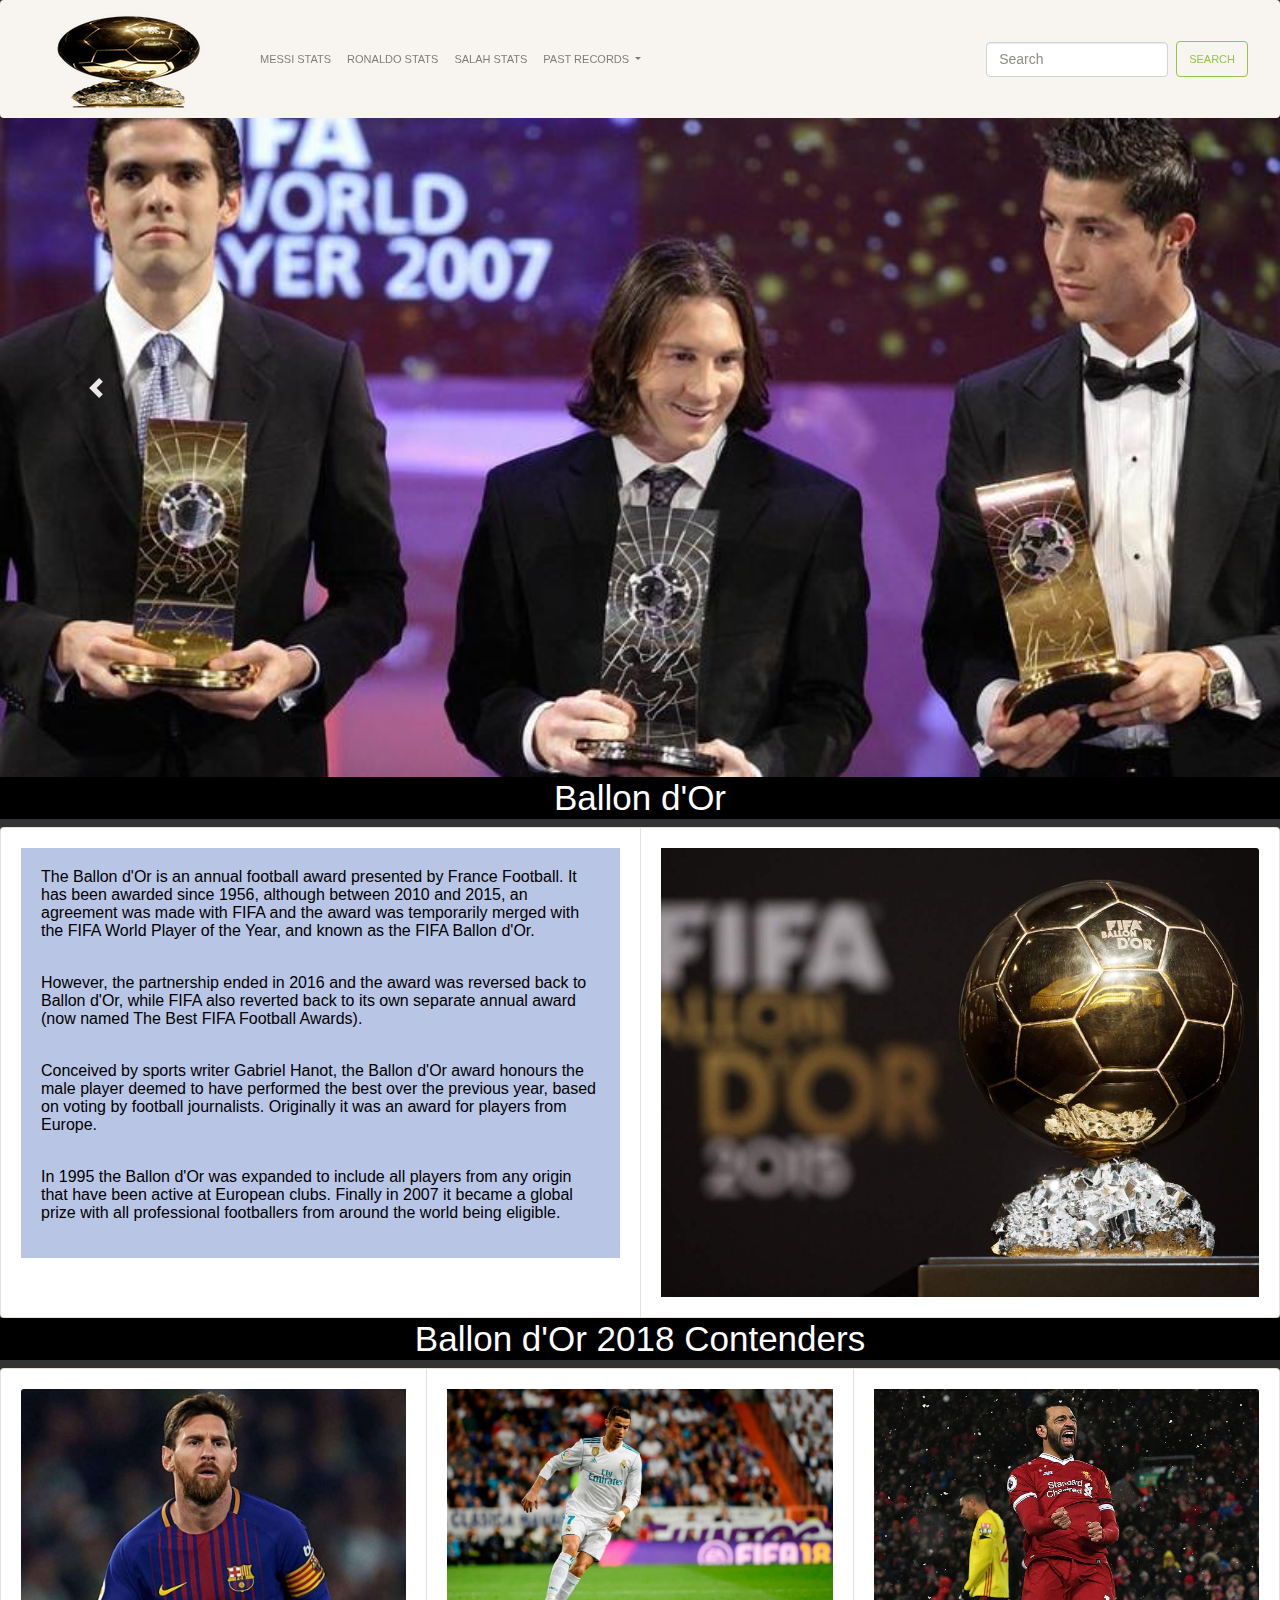
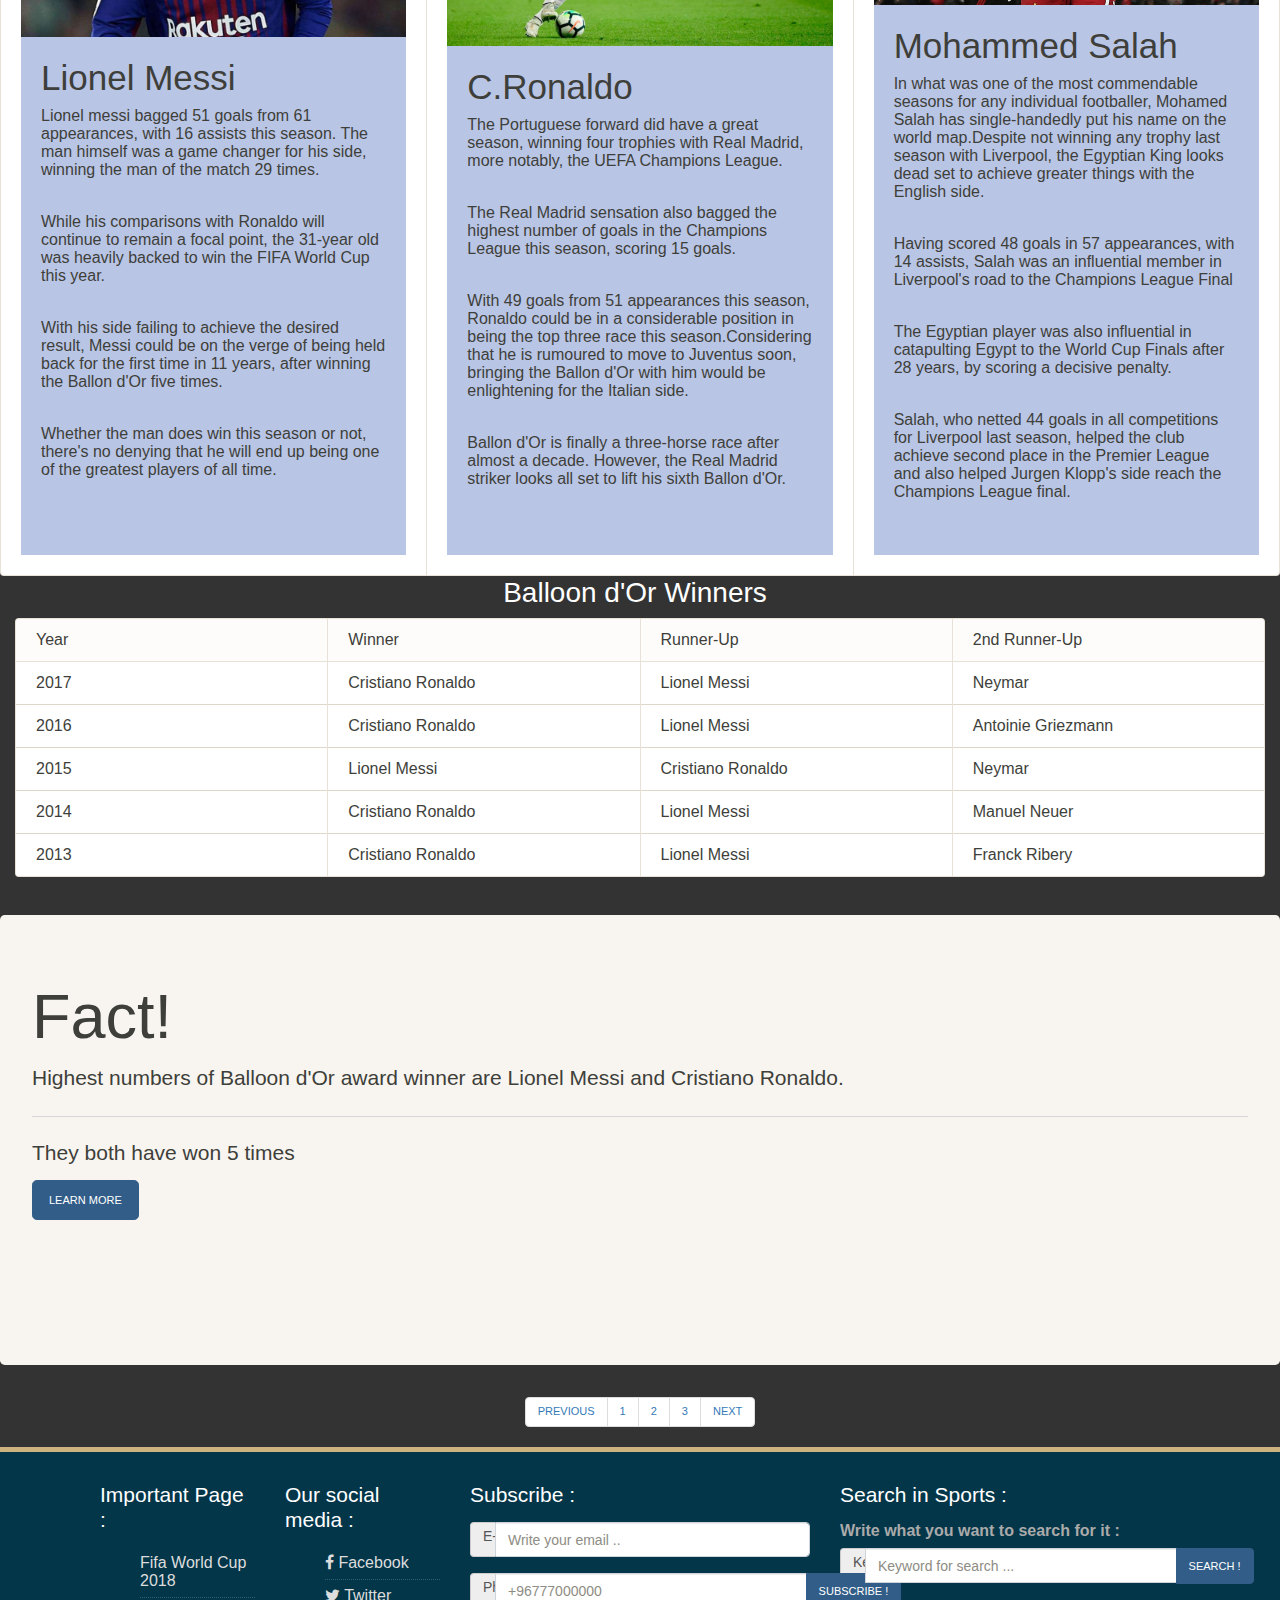
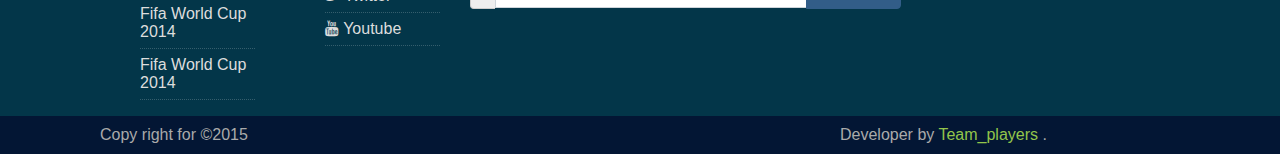
<file: index.html>
<!DOCTYPE html>
   <html lang="en">
       <head>
          <meta charset="UTF-8">
          <meta name="viewport" content="width=device-width, initial-scale=1.0">
          <meta http-equiv="X-UA-Compatible" content="ie=edge">
          <title>Ballon d'Or 2018</title>
           <link href="//maxcdn.bootstrapcdn.com/bootstrap/3.3.0/css/bootstrap.min.css" rel="stylesheet" id="bootstrap-css">
           <script src="//maxcdn.bootstrapcdn.com/bootstrap/3.3.0/js/bootstrap.min.js"></script>
           <script src="//code.jquery.com/jquery-1.11.1.min.js"></script>
       <script type="text/javascript" src="bundle.js"></script></head>
       <body>
          
          <nav class="navbar navbar-expand-lg navbar-light bg-light fixed-top">
                <img  class="navigation_logo" src="image/balloonlogo.png" alt="ballondar"> 
  	           
               <button class="navbar-toggler" type="button" data-toggle="collapse" data-target="#navbarSupportedContent" aria-controls="navbarSupportedContent" aria-expanded="false" aria-label="Toggle navigation">
               <span class="navbar-toggler-icon"></span>
               </button>
               <div class="collapse navbar-collapse" id="navbarSupportedContent">
               <ul class="navbar-nav mr-auto">
                  
                   <li class="nav-item">
                      <a class="nav-link" href="#">Messi stats</a>
                   </li>
                   <li class="nav-item">
                       <a class="nav-link" href="#">Ronaldo stats</a>
                  </li>
                  <li class="nav-item">
                        <a class="nav-link" href="#">Salah stats</a>
                   </li>
                  <li class="nav-item dropdown">
                         <a class="nav-link dropdown-toggle" href="#" id="navbarDropdown" role="button" data-toggle="dropdown" aria-haspopup="true" aria-expanded="false">
                             Past records
                          </a>
                   <div class="dropdown-menu" aria-labelledby="navbarDropdown">
                         <a class="dropdown-item" href="#"></a>
                         <a class="dropdown-item" href="#">Ballon d'Or 2017</a>
                         <div class="dropdown-divider"></div>
                            <a class="dropdown-item" href="#">Ballon d'Or 2016</a>
                   </div>
                   </li>
                   
                 </ul>
               <form class="form-inline my-2 my-lg-0">
                  <input class="form-control mr-sm-2" type="search" placeholder="Search" aria-label="Search">
                  <button class="btn btn-outline-success my-2 my-sm-0" type="submit">Search</button>
               </form>
               </div>
           </nav>
         
         
          
           <div id="carouselExampleFade" class="carousel slide carousel-fade" data-ride="carousel">
             <div class="carousel-inner">
                 <div class="carousel-item active">
                    <img class="d-block w-100" src="image/balloon1.jpg" alt="First slide">
                 </div>
                <div class="carousel-item">
                    <img class="d-block w-100" src="image/balloon.jpg" alt="Second slide">
                </div>
               <div class="carousel-item">
                    <img class="d-block w-100" src="image/rms.jpg" alt="Third slide">
               </div>
            </div>
              <a class="carousel-control-prev" href="#carouselExampleFade" role="button" data-slide="prev">
              <span class="carousel-control-prev-icon" aria-hidden="true"></span>
              <span class="sr-only">Previous</span>
               </a>
               <a class="carousel-control-next" href="#carouselExampleFade" role="button" data-slide="next">
               <span class="carousel-control-next-icon" aria-hidden="true"></span>
               <span class="sr-only">Next</span>
               </a>
            </div>
          <div class="container2">  
  	           <h1>Ballon d'Or</h1>
         </div>
       <div class="content">
           <div class="row">
               <div class="card-group">
                   <div class="card" id="cd4">
                        <div class="content1"> 
                             <div class="card-body">
                                <p>The Ballon d'Or is an annual football award presented by France Football. It has been awarded since 1956, although between 2010 and 2015, an agreement was made with FIFA and the award was temporarily merged with the FIFA World Player of the Year, and known as the FIFA Ballon d'Or.</p><br><p>However, the partnership ended in 2016 and the award was reversed back to Ballon d'Or, while FIFA also reverted back to its own separate annual award (now named The Best FIFA Football Awards).</p><br><p>Conceived by sports writer Gabriel Hanot, the Ballon d'Or award honours the male player deemed to have performed the best over the previous year, based on voting by football journalists. Originally it was an award for players from Europe. </p><br><p>In 1995 the Ballon d'Or was expanded to include all players from any origin that have been active at European clubs. Finally in 2007 it became a global prize with all professional footballers from around the world being eligible.</p>
                              </div> 
                          </div>
                      </div>
             <div class="card" id="cd5">
                  <img class="card-img-top" src="image/balloon.jpg" alt="Card image cap">
            </div>
          </div>
        </div>
     </div>
    <div class="container2">  
  	      <h1>Ballon d'Or 2018 Contenders </h1>
    </div>
  
   <div class="content" >
        <div class="row" >
         <div class="card-group">

         <div class="card" id="cd1">
          <img class="card-img-top" src="image/messi1.jpg" alt="Card image cap">
          <div class="card-body">
            <h1 class="name">Lionel Messi</h1>
          <p>Lionel messi bagged 51 goals from 61 appearances, with 16 assists this season. The man himself was a game changer for his side, winning the man of the match 29 times.</p> <br>
          <p>While his comparisons with Ronaldo will continue to remain a focal point, the 31-year old was heavily backed to win the FIFA World Cup this year.</p><br>
          <p>With his side failing to achieve the desired result, Messi could be on the verge of being held back for the first time in 11 years, after winning the Ballon d'Or five times.</p><br>
          <p>Whether the man does win this season or not, there's no denying that he will end up being one of the greatest players of  all time.<p><br>
          </div>
        </div>

        <div class="card" id="cd2">
          <img class="card-img-top" src="image/ronaldo.jpg" alt="Card image cap">
          <div class="card-body">
           <h1 class="name">C.Ronaldo</h1>
          <p>The Portuguese forward did have a great season, winning four trophies with Real Madrid, more notably, the UEFA Champions League.</p><br>
           <p>The Real Madrid sensation also bagged the highest number of goals in the Champions League this season, scoring 15 goals.
           </p><br>
           <p>With 49 goals from 51 appearances this season, Ronaldo could be in a considerable position in being the top three race this season.Considering that he is rumoured to move to Juventus soon, bringing the Ballon d'Or with him would be enlightening for the Italian side.</p><br><p>Ballon d'Or is finally a three-horse race after almost a decade. However, the Real Madrid striker looks all set to lift his sixth Ballon d'Or.</p><br>
          </div>
        </div>

        <div class="card" id="cd3">
          
          <img class="card-img-top" src="image/salah1.jpg" alt="Card image cap">
          
        
          <div class="card-body">
            <h1 class="name">Mohammed Salah</h1>
           <p>In what was one of the most commendable seasons for any individual footballer, Mohamed Salah has single-handedly put his name on the world map.Despite not winning any trophy last season with Liverpool, the Egyptian King looks dead set to achieve greater things with the English side.</p><br>
           <p>Having scored 48 goals in 57 appearances, with 14 assists, Salah was an influential member in Liverpool's road to the Champions League Final</p><br>
           <p>The Egyptian player was also influential in catapulting Egypt to the World Cup Finals after 28 years, by scoring a decisive penalty.</p><br><p>Salah, who netted 44 goals in all competitions for Liverpool last season, helped the club achieve second place in the Premier League and also helped Jurgen Klopp's side reach the Champions League final.</p><br>
        
         
        </div>
      </div>
      </div>
     </div>
    </div>
  <div class="content_last" style=margin:0px >
      <h2 style="text-align:center;color:white;padding-right:10px;">Balloon d'Or Winners</h2>
        <div class="row" >
        <div class="col-sm-12">
        <div class="news-content">
        <div class="card-group">
          <div class="card">
        <div class="card-header">
            Year
        </div>
        <ul class="list-group list-group-flush">
          <li class="list-group-item">2017</li>
          <li class="list-group-item">2016</li> 
          <li class="list-group-item">2015</li>
          <li class="list-group-item">2014</li>
          <li class="list-group-item">2013</li>
        </ul>
      </div>
         <div class="card">
          <div class="card-header">
              Winner
          </div>
          <ul class="list-group list-group-flush">
            <li class="list-group-item">Cristiano Ronaldo</li>
            <li class="list-group-item">Cristiano Ronaldo</li>
            <li class="list-group-item">Lionel Messi</li>
            <li class="list-group-item">Cristiano Ronaldo</li>
            <li class="list-group-item">Cristiano Ronaldo</li>
          </ul>
        </div>
        <div class="card">
        <div class="card-header">
            Runner-Up
        </div>
        <ul class="list-group list-group-flush">
          <li class="list-group-item">Lionel Messi</li>
          <li class="list-group-item">Lionel Messi</li> 
          <li class="list-group-item">Cristiano Ronaldo</li>
          <li class="list-group-item">Lionel Messi</li>
          <li class="list-group-item">Lionel Messi</li>
        </ul>
      </div>
        <div class="card">
        <div class="card-header">
            2nd Runner-Up
        </div>
        <ul class="list-group list-group-flush">
          <li class="list-group-item">Neymar</li>
          <li class="list-group-item">Antoinie Griezmann</li>
          <li class="list-group-item">Neymar</li>
          <li class="list-group-item">Manuel Neuer</li>
          <li class="list-group-item">Franck Ribery</li>
        </ul>
      </div>
      </div>
      </div>
     </div>
   </div>
  </div>
   <div class="jumbotron">
  <h1 class="display-2">Fact!</h1>
  <p class="lead">Highest numbers of Balloon d'Or award winner are Lionel Messi and Cristiano Ronaldo.</p>
  <hr class="my-4">
  <p>They both have won 5 times</p>
  <a class="btn btn-primary btn-lg" href="#" role="button">Learn more</a>
</div>
  <nav aria-label="Page navigation example">
  <ul class="pagination">
    <li class="page-item"><a class="page-link" href="#">Previous</a></li>
    <li class="page-item"><a class="page-link" href="#">1</a></li>
    <li class="page-item"><a class="page-link" href="#">2</a></li>
    <li class="page-item"><a class="page-link" href="#">3</a></li>
    <li class="page-item"><a class="page-link" href="#">Next</a></li>
  </ul>
</nav>
      


<footer id="footer" class="clearfix" style=margin:0px>
      <div id="footer-widgets">

        <div class="container">

        <div id="footer-wrapper">

          <div class="row">
            <div class="col-sm-6 col-md-2">
              <div id="meta-3" class="widget widgetFooter widget_meta">
              <h4 class="widgettitle">Important Page :</h4>
              <ul>
          <li><a >Fifa World Cup 2018</a></li>
        <li><a>Fifa World Cup 2014</a></li>
        <li><a>Fifa World Cup 2014</a></li>
             </ul>
           </div>    
         </div> 

            <div class="col-sm-6 col-md-2">
                  <div id="recent-posts-3" class="widget widgetFooter widget_recent_entries">
                    <h4 class="widgettitle">Our social media :</h4>
                    <ul>
          <li>
             <a href="https://www.facebook.com/mr.dauod" target="_blank"><i class="fa fa-facebook"></i> Facebook</a>
          </li>
          <li>
              <a href="https://www.twitter.com/ayatquranCom" target="_blank"><i class="fa fa-twitter"></i> Twitter</a>
          </li>
          <li>
              <a href="http://www.youtube.com/user/sonsofye" target="_blank"><i class="fa fa-youtube"></i> Youtube</a>
           </li>
        </ul>
    </div>            
  </div> <!-- end widget1 -->

            <div class="col-sm-6 col-md-4">
              <div id="meta-4" class="widget widgetFooter widget_meta">
              <h4 class="widgettitle">Subscribe :</h4>

              <div class="form-group">
                <div class="input-group">
                  <span class="input-group-addon">E-mail :</span>
                  <input class="form-control" placeholder="Write your email .." type="text">
                </div>
              </div>

              <div class="form-group">
                <div class="input-group">
                  <span class="input-group-addon">Phone  :</span>
                  <input class="form-control" placeholder="+96777000000" type="text">
                   <span class="input-group-btn">
                    <button class="btn btn-primary" type="button">Subscribe !</button>
                  </span>
                </div>
              </div>


              </div>
             </div> <!-- end widget1 -->

            <div class="col-sm-6 col-md-4">
              <div id="search-3" class="widget widgetFooter widget_search"><h4 class="widgettitle">Search in Sports :</h4>

                <div class="form-group">
                                <label class="control-label">Write what you want to search for it  :</label>
                                <div class="input-group">
                                  <span class="input-group-addon">Keyword :</span>
                                  <input class="form-control" placeholder="Keyword for search ..." type="text">
                                   <span class="input-group-btn">
                                    <button class="btn btn-primary" type="button">Search !</button>
                                  </span>
                                </div>
                              </div>

                </div>            </div> <!-- end widget1 -->

          </div> <!-- end .row -->

        </div> <!-- end #footer-wrapper -->

        </div> <!-- end .container -->
      </div> <!-- end #footer-widgets -->

      <div id="sub-floor">
        <div class="container">
          <div class="row">
            <div class="col-md-4 copyright">
             Copy right for ©2015
            </div>
            <div class="col-md-4 col-md-offset-4 attribution">
             Developer by  <a target="_blank" href="#">Team_players</a> .
            </div>
          </div> <!-- end .row -->
        </div>
      </div>

    </footer>


</body>
</html>
</file>
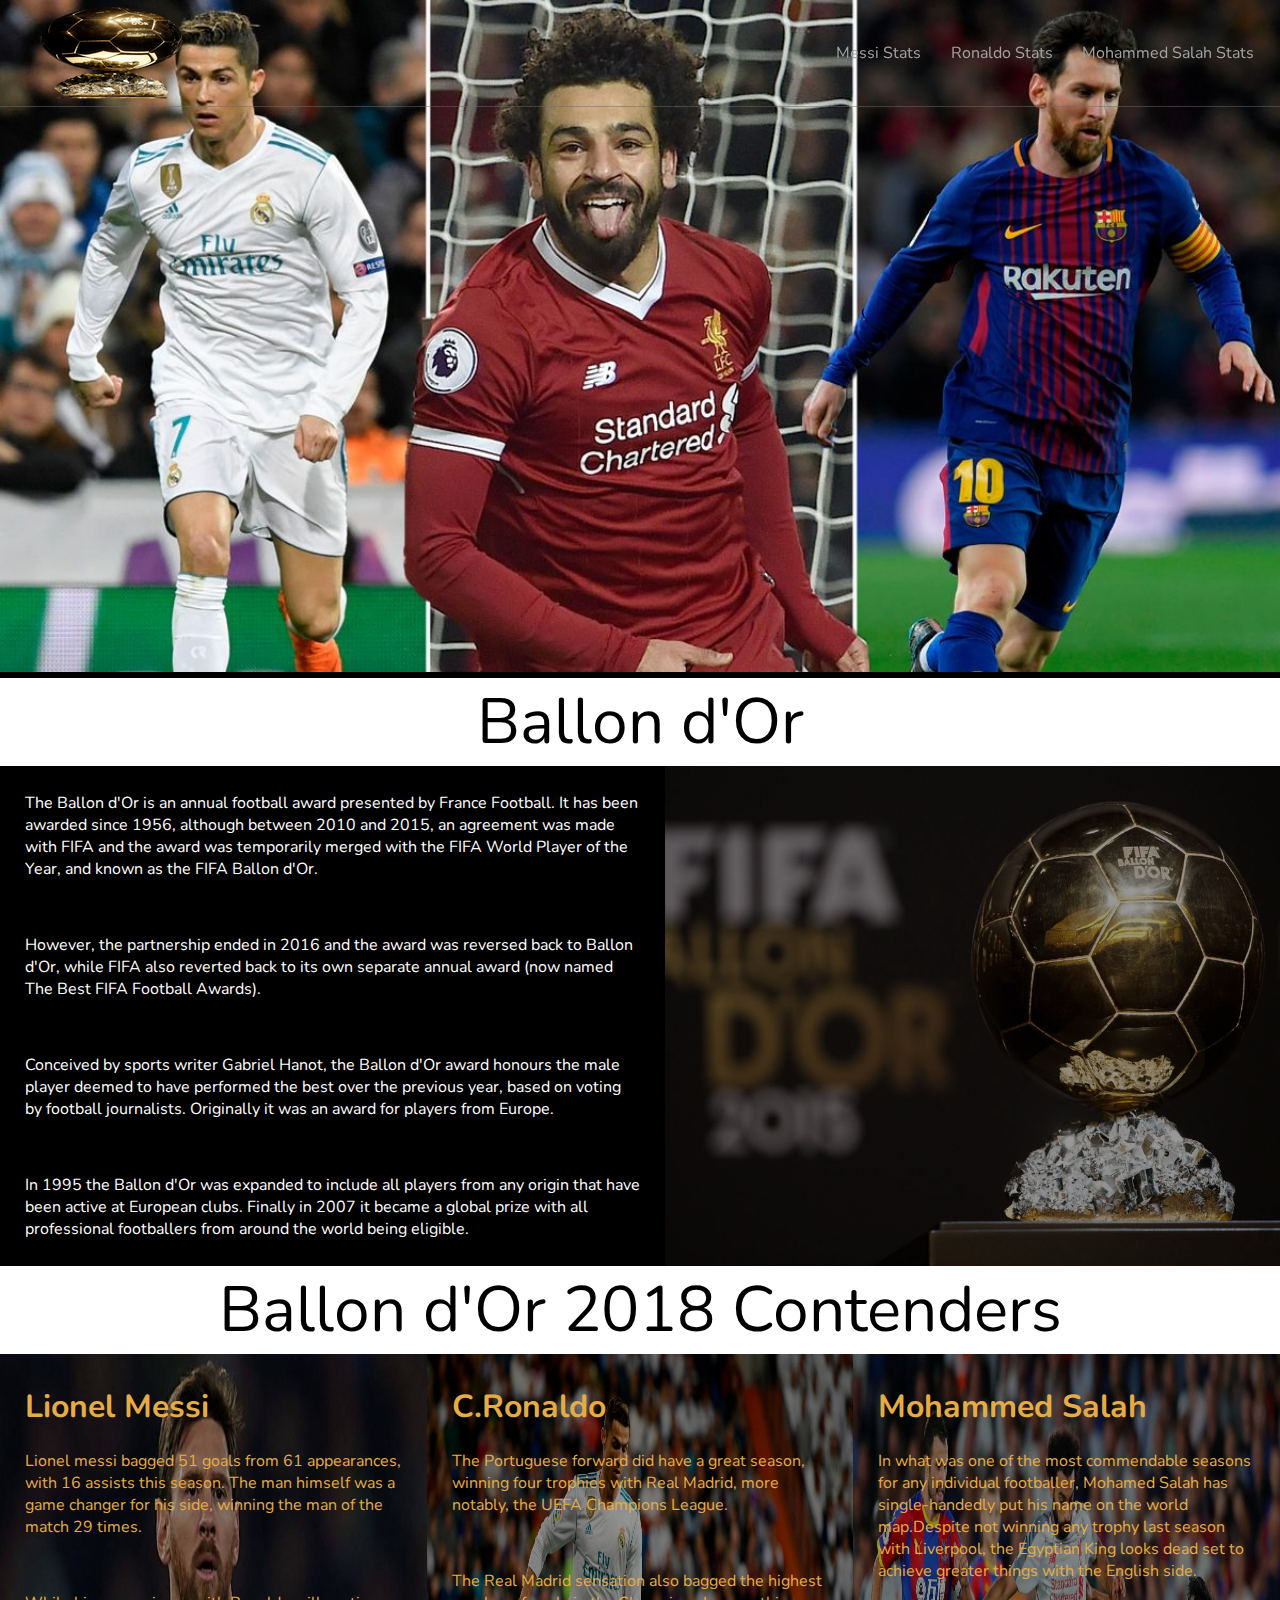
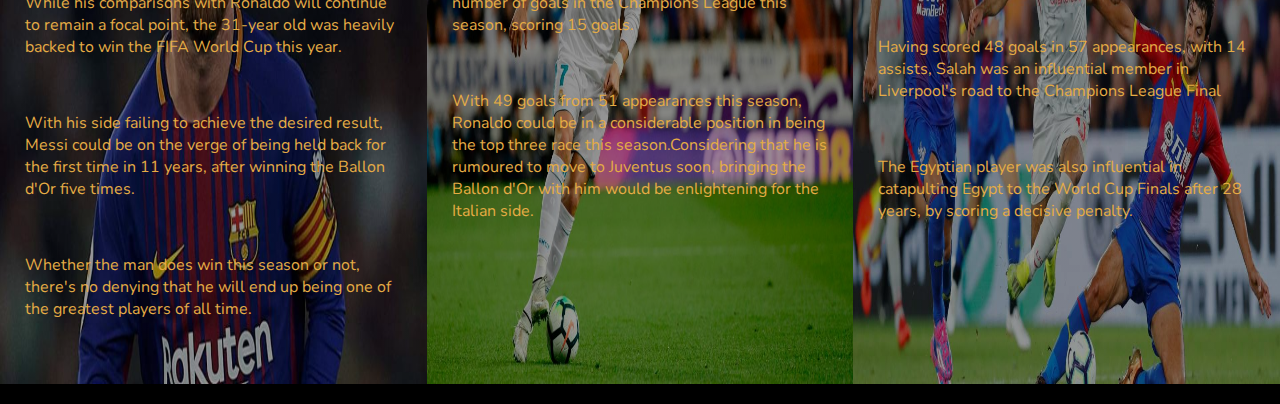
<file: index5.html>
<!Doctype html>	
<html>
    <head>
	       <meta charset="utf-8">
	       <meta name="viewport" content="width=device-width, initial-scale=1.0">
	       <title>First Responsive Page</title>
	       <link rel="stylesheet" href="style5.css">
	       <link href="https://fonts.googleapis.com/css?family=Nunito" rel="stylesheet"> 
	       <link rel="stylesheet" href="https://use.fontawesome.com/releases/v5.2.0/css/all.css" integrity="sha384-hWVjflwFxL6sNzntih27bfxkr27PmbbK/iSvJ+a4+0owXq79v+lsFkW54bOGbiDQ" crossorigin="anonymous">
   </head>
   <body>
	    <header> 
			<nav class="container1 clearfix">
                <div class="logo-left"> 
                     <img src="balloon6.png"> 
                </div>  
			    <div class="header-right" role="navigation">
				    <ul>
					    <li><a href="#">Messi Stats</a></li>
					    <li><a href="#">Ronaldo Stats</a></li>
					    <li><a href="#">Mohammed Salah Stats</a></li>
					 </ul>
                </div>
             </nav>	
		</header>
		<div class ="hero-image">
			<img src="rms.jpg">
	    </div>
        <div class="container2">
            <header>Ballon d'Or</header>
        </div>
		<div class="container3">
			 <div class="box3left">
			   <p>The Ballon d'Or is an annual football award presented by France Football. It has been awarded since 1956, although between 2010 and 2015, an agreement was made with FIFA and the award was temporarily merged with the FIFA World Player of the Year, and known as the FIFA Ballon d'Or.</p><br><p>However, the partnership ended in 2016 and the award was reversed back to Ballon d'Or, while FIFA also reverted back to its own separate annual award (now named The Best FIFA Football Awards).</p><br></p>Conceived by sports writer Gabriel Hanot, the Ballon d'Or award honours the male player deemed to have performed the best over the previous year, based on voting by football journalists. Originally it was an award for players from Europe. </p><br><p>In 1995 the Ballon d'Or was expanded to include all players from any origin that have been active at European clubs. Finally in 2007 it became a global prize with all professional footballers from around the world being eligible.</p>
			  </div>
			  <div class="box3right"></div>
       </div>
         <div class="container2">
        	<header>Ballon d'Or 2018 Contenders </header>
        </div>
        <div class="container4">
		    <div class="box4left">
			   <h1 class="name">Lionel Messi</h1>
			    <p>Lionel messi bagged 51 goals from 61 appearances, with 16 assists this season. The man himself was a game changer for his side, winning the man of the match 29 times.</p> <br>
			    <p>While his comparisons with Ronaldo will continue to remain a focal point, the 31-year old was heavily backed to win the FIFA World Cup this year.</p><br>
			    <p>With his side failing to achieve the desired result, Messi could be on the verge of being held back for the first time in 11 years, after winning the Ballon d'Or five times.</p><br>
			    <p>Whether the man does win this season or not, there's no denying that he will end up being one of the greatest players of  all time.<p><br>
			</div>
		    <div class="box4middle">
		 	    <h1 class="name">C.Ronaldo</h1>
		 	    <p>The Portuguese forward did have a great season, winning four trophies with Real Madrid, more notably, the UEFA Champions League.</p><br>
		 	     <p>The Real Madrid sensation also bagged the highest number of goals in the Champions League this season, scoring 15 goals.
		 	     </p><br>
		 	     <p>With 49 goals from 51 appearances this season, Ronaldo could be in a considerable position in being the top three race this season.Considering that he is rumoured to move to Juventus soon, bringing the Ballon d'Or with him would be enlightening for the Italian side.</p><br>
		 	</div>
            <div class="box4right">
			     <h1 class="name">Mohammed Salah</h1>
			     <p>In what was one of the most commendable seasons for any individual footballer, Mohamed Salah has single-handedly put his name on the world map.Despite not winning any trophy last season with Liverpool, the Egyptian King looks dead set to achieve greater things with the English side.</p><br>
			     <p>Having scored 48 goals in 57 appearances, with 14 assists, Salah was an influential member in Liverpool's road to the Champions League Final</p><br>
			     <p>The Egyptian player was also influential in catapulting Egypt to the World Cup Finals after 28 years, by scoring a decisive penalty.</p><br>
			 </div>
        </div>
        <footer class="footer">
		    <div class="footer-box">
               <a href="#" id="facebook">
				     <i class="fab fa-facebook-f  fa-lg" ></i>
			   </a>
			   <a href="#" id="twitter">
				     <i class="fab fa-twitter fa-lg"></i> 
			   </a>
			   <a href="#" id="instagram">
				     <i class="fab fa-instagram fa-lg"></i> 
		        </a>
			</div>
	    </footer>
   </body>
</html>
</file>
<file: style5.css>
html,body{
    font-family: 'Nunito', sans-serif;
    background-color: white;
    margin: 0px;
    width: 100%;
    display: flex;
    flex-direction: column;
}
.container1{
	display: flex;
	align-items: center;
	
	background-color: transparent;
    position: fixed;
	width:100vw;
	top: 0;
	margin:0;
	border-bottom: 1px solid rgba(105,105,105,0.5);
}
.hero-image{
   width: 100%;
   height: 100%;
   margin: 0px;
   padding:0px;
   background-color:black;
   background-position : all;
   background-size: 100% 100%;
  }
.hero-image img{
    width: 100%;
    height: 100%;
    padding: 0px;
    border: 0px;
}
.logo-left{
   flex: 1;	
}
.header-right{
	flex: 4;
	display: flex;
	flex-flow: row wrap;
	justify-content: flex-end;
	}
.header-right li{
	display: inline-block;
	margin-right: 2vw;
	text-shadow: all;
	}
.header-right a{
	text-decoration: none;
	color: #a2a2a2;
}
.header-right a:hover{
	color: red;
}

@media screen and (max-width: 800px) {
	.container1{
		display: flex;
		flex-flow: wrap;
		flex-direction:column;
		top:0;
		background-color:transparent;
		margin:0;
		width:100%;
		border-bottom: 1px solid rgba(105,105,105,0.5);
	}
	.logo-left{
		flex:1;
		flex-basis:100%;
		justify-content:center;
		}
	.header-right ul{
		display: flex;
		flex-direction:column;
                   }
	}


.container2{
	background-color: white;
	color:black;
	text-align:center;
	font-size:400%;
	}
.container3{
	background-color: white;
	display: flex;
}
.box3left{
	flex:1;
	padding: 10px 25px;
	color:white;
	background:black;
	background-size: 100% 100%;
}.box3right{
	flex:1;
	background-image: linear-gradient(rgba(0, 0, 0, 0.4), rgba(0, 0, 0, 0.4)), url("balloon.jpg");
	box-sizing: border-box;
    background-size: 100% 100%;

}
.container4{
	background-color: white;
	display: flex;
	flex-flow: row wrap;
}
.box4left{
	  background-image: linear-gradient(rgba(0, 0, 0, 0.4), rgba(0, 0, 0, 0.4)), url("messi1.jpg");
	box-sizing: border-box;
	padding: 10px 25px;
	flex: 1;
	color:#E5AC45;
	background -color: #1A1D89;
	/*background-repeat: no-repeat;*/
	background-size: 100% 100%;
	
}
.box4middle{
	  background-image: linear-gradient(rgba(0, 0, 0, 0.4), rgba(0, 0, 0, 0.4)), url("ronaldo.jpg");
	box-sizing: border-box;
	padding: 10px 25px;
	flex: 1;
	color:#E5AC45;
	/*background-repeat: no-repeat;*/
	background-size: 100% 100%;
	background-color: #B6CBEB;
}
.box4right{
	  background-image: linear-gradient(rgba(0, 0, 0, 0.4), rgba(0, 0, 0, 0.4)), url("salah.jpg");
	box-sizing: border-box;
	padding: 10px 25px;
	flex: 1;
	color:#E5AC45;
	background -color: #F4F0BB;
	/*background-repeat: no-repeat;*/
	background-size: 100% 100%;
}
@media screen and (max-width: 700px) {
    .container2{
    	background-color: white;
	color:black;
	text-align:center;
	font-size:400%;
    }
    .container3{

      background-color: white;
	display: flex;
	flex-flow:column wrap;
     

    }
    .box3left{
	flex:1;
	padding: 10px 25px;
	color:white;
	background:black;
	background-size: 100% 100%;
    }.box3right{
	flex:1;
	background-image: linear-gradient(rgba(0, 0, 0, 0.4), rgba(0, 0, 0, 0.4)), url("balloon.jpg");
	box-sizing: border-box;
    background-size: 100% 100%;

    }
	.container4{
		background-color: white;
		display: flex;
		flex-flow:column wrap;
	}
	.box4left{
		box-sizing: border-box;
		padding: 10px 25px;
	}
	.box4middle{
		box-sizing: border-box;
		padding: 10px 25px;
	}
	.box4right{
		box-sizing: border-box;
		padding: 10px 25px;
	
	}
}
.footer{
	display: flex;
	background-color: black;
	width: 100%;
}
.footer-box{
	flex: 2;
	color: #808080;
	padding: 10px;
	box-sizing: border-box;
	text-align: center;
}

@media screen and (max-width:700px)  {
	.footer{
		display: flex;
		flex-flow: column wrap;
	}
	
}

@media (min-width: 700px) {
	
}
.fab fa-facebook-f  fa-lg{
	height:40px;
	width:40px;
}
.fab fa-twitter fa-lg{
	height:40px;
	width:40px;

}
.fab fa-instagram fa-lg{
	height:40px;
	width:40px;
}

#facebook i{
	color: #a2a2a2;
}
#facebook i:hover{
	color: #3b5998;
}
#twitter i{
	color: #a2a2a2;
}
#twitter i:hover{
	color: #0084b4;
}
#instagram i{
	color: #a2a2a2;
}
#instagram  i:hover{
	color:#cd486b;
}
</file>
